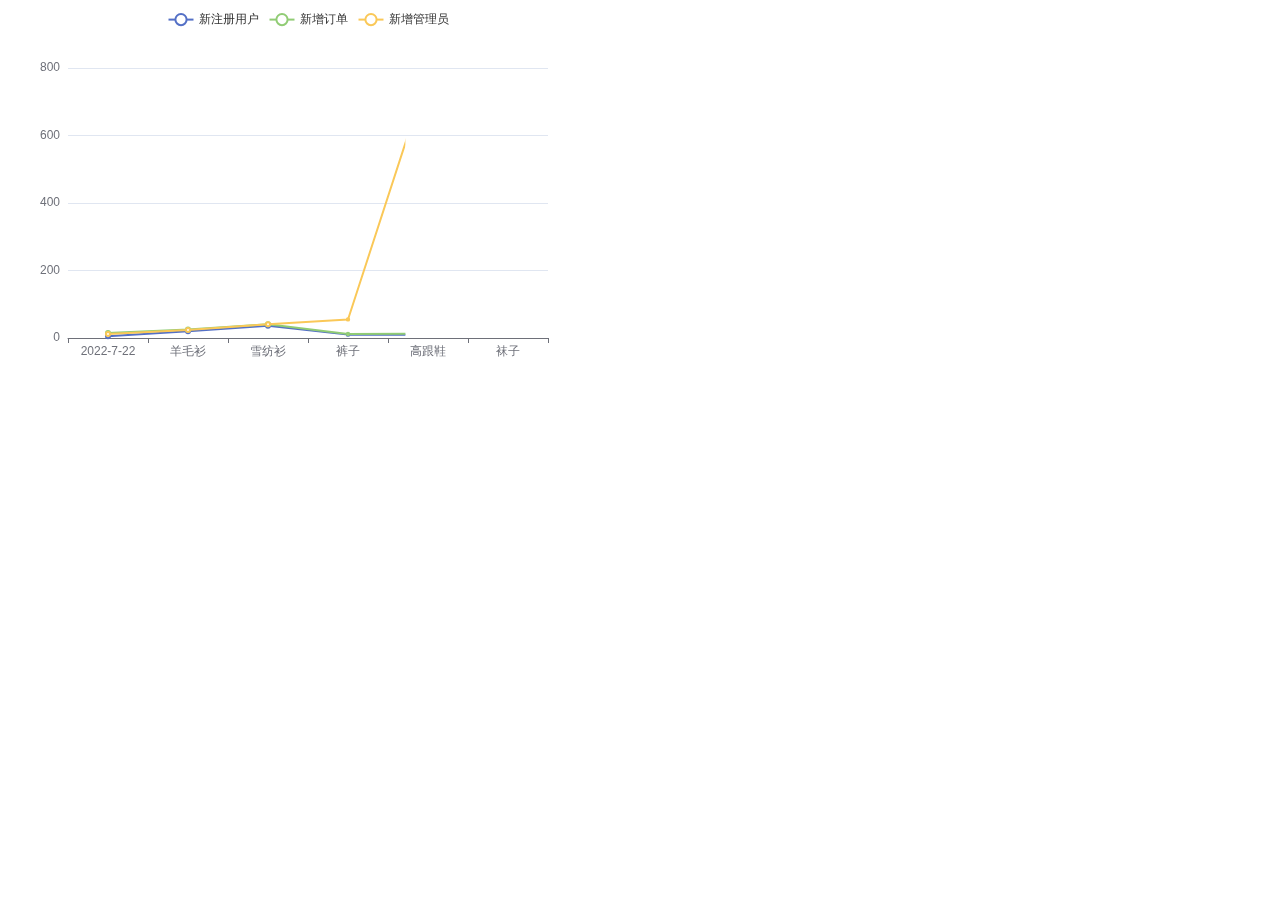
<file: echarts-demo/index.html>
<!DOCTYPE html>
<html lang="en">
<head>
    <meta charset="UTF-8">
    <title>echarts demo</title>
    <!-- 引入echarts -->
    <script src="js/echarts.js"></script>
</head>
<body>
    <!-- 为 ECharts 准备一个定义了宽高的 DOM -->
    <div id="main" style="width: 600px;height:400px;"></div>
</body>
</html>
<script>
    // 获取画布
    const main = document.getElementById('main')

    // 初始化echarts实例
    const myChart = echarts.init(main)


    // 定义图表数据
    const option = {
        // 配置标题
        title:{
            // text:'ECharts 入门示例'
        },
        // 配置提示
        tooltip:{},
        legend: {
            data: ['新注册用户', '新增订单', '新增管理员']
        },
        // 配置X轴
        xAxis: {
            data: ['2022-7-22', '羊毛衫', '雪纺衫', '裤子', '高跟鞋', '袜子']
        },
        // 配置Y轴
        yAxis: {},
        // 配置图表Series数据
        series: [
            {
                name: '新注册用户',
                type: 'line',
                data: [5, 20, 36, 10, 10, 20]
            },
            {
                name: '新增订单',
                type: 'line',
                data: [15, 25, 41, 12, 13, 25]
            },
            {
                name: '新增管理员',
                type: 'line',
                data: [12, 24, 41, 55,783, 15]
            }
        ]
    }


    // 将图表数据绘制到画布上
    myChart.setOption(option)
</script>
</file>
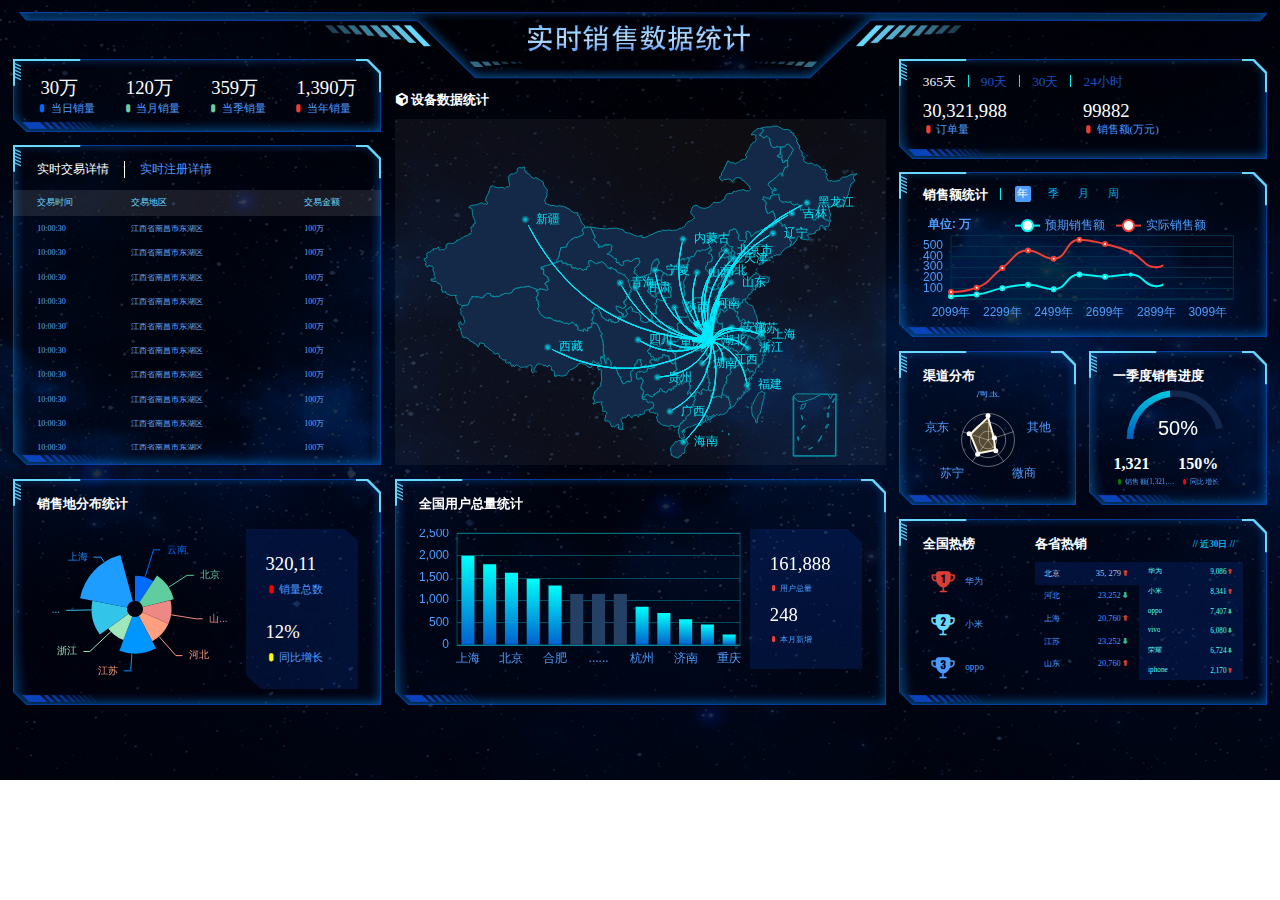
<file: echarts-project/index.html>
<!DOCTYPE html>
<html lang="en">
<head>
    <meta charset="UTF-8">
    <title>实时销售数据统计</title>
    <link rel="stylesheet" href="fonts/icomoon.css" type="text/css">
    <link rel="stylesheet" href="css/base.css" type="text/css">
    <!-- 当日销量 -->
    <link rel="stylesheet" href="css/overview.css" type="text/css">
    <!-- 实时交易统计 -->
    <link rel="stylesheet" href="css/monitor.css" type="text/css">
    <!-- 销售地分布 -->
    <link rel="stylesheet" href="css/point.css" type="text/css">
    <!-- 地图 -->
    <link rel="stylesheet" href="css/map.css" type="text/css">
    <!--全国用户统计 -->
    <link rel="stylesheet" href="css/users.css" type="text/css">
    <!-- 日期统计 -->
    <link rel="stylesheet" href="css/order.css" type="text/css">
    <!-- 销售额统计 -->
    <link rel="stylesheet" href="css/sales.css" type="text/css">
    <!-- 季度销售,渠道分布 -->
    <link rel="stylesheet" href="css/wrap.css" type="text/css">
    <!-- 全国热销 -->
    <link rel="stylesheet" href="css/hot.css" type="text/css">
    <link rel="stylesheet" href="css/index.css" type="text/css">
    <script src="js/echarts.js"></script>
    <script src="js/china.js"></script>
    <script src="js/flexible.js"></script>
    <script src="js/jquery.min.js"></script>
    <script src="js/map.js"></script>
    <script src="js/index.js"></script>
</head>
<body>
    <div class="viewport">
        <div class="column">
            <div class="panel overview">
                <div class="inner">
                    <ul>
                        <li>
                            <h4>30万</h4>
                            <span>
                                <i class="icon-dot" style="color: #006cff;"></i>
                                当日销量
                            </span>
                        </li>
                        <li>
                            <h4>120万</h4>
                            <span>
                                <i class="icon-dot"  style="color: #6acca3;"></i>
                                当月销量
                            </span>
                        </li>
                        <li>
                            <h4>359万</h4>
                            <span>
                                <i class="icon-dot"  style="color: #6acca3;"></i>
                                当季销量
                            </span>
                        </li>
                        <li>
                            <h4>1,390万</h4>
                            <span>
                                <i class="icon-dot"  style="color:  #ed3f35;"></i>
                                当年销量
                            </span>
                        </li>
                    </ul>
                </div>
            </div>
            <div class="panel monitor">
                <div class="inner">
                    <ul id="tab" class="tabs">
                        <li class="active">实时交易详情</li>
                        <li>实时注册详情</li>
                    </ul>
                    <div class="content">
                        <div class="head">
                            <span class="col">交易时间</span>
                            <span class="col">交易地区</span>
                            <span class="col">交易金额</span>
                        </div>
                        <div class="marquee-view">
                            <div class="marquee">
                                <div class="row">
                                    <span class="col">10:00:30</span>
                                    <span class="col">江西省南昌市东湖区</span>
                                    <span class="col">100万</span>
                                    <span class="icon-dot"></span>
                                </div>
                                <div class="row">
                                    <span class="col">10:00:30</span>
                                    <span class="col">江西省南昌市东湖区</span>
                                    <span class="col">100万</span>
                                    <span class="icon-dot"></span>
                                </div>
                                <div class="row">
                                    <span class="col">10:00:30</span>
                                    <span class="col">江西省南昌市东湖区</span>
                                    <span class="col">100万</span>
                                    <span class="icon-dot"></span>
                                </div>
                                <div class="row">
                                    <span class="col">10:00:30</span>
                                    <span class="col">江西省南昌市东湖区</span>
                                    <span class="col">100万</span>
                                    <span class="icon-dot"></span>
                                </div>
                                <div class="row">
                                    <span class="col">10:00:30</span>
                                    <span class="col">江西省南昌市东湖区</span>
                                    <span class="col">100万</span>
                                    <span class="icon-dot"></span>
                                </div>
                                <div class="row">
                                    <span class="col">10:00:30</span>
                                    <span class="col">江西省南昌市东湖区</span>
                                    <span class="col">100万</span>
                                    <span class="icon-dot"></span>
                                </div>
                                <div class="row">
                                    <span class="col">10:00:30</span>
                                    <span class="col">江西省南昌市东湖区</span>
                                    <span class="col">100万</span>
                                    <span class="icon-dot"></span>
                                </div>
                                <div class="row">
                                    <span class="col">10:00:30</span>
                                    <span class="col">江西省南昌市东湖区</span>
                                    <span class="col">100万</span>
                                    <span class="icon-dot"></span>
                                </div>
                            </div>
                        </div>
                    </div>
                    <div class="content">
                        <div class="head">
                            <span class="col">注册时间</span>
                            <span class="col">注册地区</span>
                            <span class="col">客户性别</span>
                        </div>
                        <div class="marquee-view">
                            <div class="marquee">
                                <div class="row">
                                    <span class="col">10:00:30</span>
                                    <span class="col">江西省南昌市东湖区</span>
                                    <span class="col">男</span>
                                    <span class="icon-dot"></span>
                                </div>
                                <div class="row">
                                    <span class="col">10:00:30</span>
                                    <span class="col">江西省南昌市东湖区</span>
                                    <span class="col">女</span>
                                    <span class="icon-dot"></span>
                                </div>
                                <div class="row">
                                    <span class="col">10:00:30</span>
                                    <span class="col">江西省南昌市东湖区</span>
                                    <span class="col">男</span>
                                    <span class="icon-dot"></span>
                                </div>
                                <div class="row">
                                    <span class="col">10:00:30</span>
                                    <span class="col">江西省南昌市东湖区</span>
                                    <span class="col">男</span>
                                    <span class="icon-dot"></span>
                                </div>
                                <div class="row">
                                    <span class="col">10:00:30</span>
                                    <span class="col">江西省南昌市东湖区</span>
                                    <span class="col">男</span>
                                    <span class="icon-dot"></span>
                                </div>
                                <div class="row">
                                    <span class="col">10:00:30</span>
                                    <span class="col">江西省南昌市东湖区</span>
                                    <span class="col">男</span>
                                    <span class="icon-dot"></span>
                                </div>
                                <div class="row">
                                    <span class="col">10:00:30</span>
                                    <span class="col">江西省南昌市东湖区</span>
                                    <span class="col">男</span>
                                    <span class="icon-dot"></span>
                                </div>
                                <div class="row">
                                    <span class="col">10:00:30</span>
                                    <span class="col">江西省南昌市东湖区</span>
                                    <span class="col">男</span>
                                    <span class="icon-dot"></span>
                                </div>
                            </div>
                        </div>
                    </div>
                </div>
            </div>
            <div class="panel point">
                <div class="inner">
                    <h3>销售地分布统计</h3>
                    <div class="chart">
                        <div class="pie">
                            饼图
                        </div>
                        <div class="data">
                            <div class="item">
                                <h4>320,11</h4>
                                <span>
                                    <i class="icon-dot" style="color : red;"></i>
                                    销量总数
                                </span>
                            </div>
                            <div class="item">
                                <h4>12%</h4>
                                <span>
                                    <i class="icon-dot" style="color : yellow;"></i>
                                    同比增长
                                </span>
                            </div>
                        </div>
                    </div>
                </div>
            </div>
        </div>
        <div class="column">
           <div class="map">
               <h3>
                   <i class="icon-cube"></i>
                   <span>设备数据统计</span>
               </h3>
               <div class="chart">
                   <div class="geo"></div>
               </div>
           </div>
           <div class="panel users">
               <div class="inner">
                   <h3>全国用户总量统计</h3>
                   <div class="chart">
                       <div class="bar">柱状图</div>
                       <div class="data">
                           <div class="item">
                               <h4>161,888</h4>
                               <span>
                                   <i class="icon-dot" style="color:#ed3f35;"></i>
                                    用户总量
                               </span>
                           </div>
                           <div class="item">
                               <h4>248</h4>
                               <span>
                                   <i class="icon-dot" style="color:#ed3f35;"></i>
                                    本月新增
                               </span>
                           </div>
                       </div>
                   </div>
               </div>
           </div>
        </div>
        <div class="column">
            <div class="panel order">
                <div class="inner">
                    <div class="tabs">
                        <a class="active" data-type="day365" href="javascript:;">365天</a>
                        <a data-type="day90" href="javascript:;">90天</a>
                        <a data-type="day30" href="javascript:;">30天</a>
                        <a data-type="day1" href="javascript:;">24小时</a>
                    </div>
                    <div class="data">
                        <div class="item">
                            <h4>30,321,988</h4>
                            <span>
                                <i class="icon-dot" style="color : #ed3f35"></i>
                                订单量
                            </span>
                        </div>
                        <div class="item">
                            <h4>99882</h4>
                            <span>
                                <i class="icon-dot" style="color : #ed3f35"></i>
                                销售额(万元)
                            </span>
                        </div>
                    </div>
                </div>
            </div>
            <div class="panel sales">
                <div class="inner">
                    <div class="caption">
                        <h3>销售额统计</h3>
                        <div class="tabs">
                            <a class="active" data-type="year" href="javascript:;">年</a>
                            <a data-type="quarter" href="javascript:;">季</a>
                            <a data-type="month" href="javascript:;">月</a>
                            <a data-type="week" href="javascript:;">周</a>
                        </div>
                    </div>
                    <div class="chart">
                        <div class="line"></div>
                    </div>
                </div>
            </div>
            <div class="wrap">
                <div class="panel channel">
                    <div class="inner">
                        <h3>渠道分布</h3>
                        <div class="chart">
                            <div class="radar"></div>
                        </div>
                    </div>
                </div>
                <div class="panel quarter">
                    <div class="inner">
                        <h3>一季度销售进度</h3>
                        <div class="chart">
                            <div class="pie"></div>
                            <div class="data">
                                <div class="item">
                                    <h4>1,321</h4>
                                    <span>
                                     <i class="icon-dot" style="color: green;"></i>
                                     销售额(1,321,123)
                                    </span>
                                </div>
                                <div class="item">
                                    <h4>150%</h4>
                                    <span>
                                        <i class="icon-dot" style="color: red;"></i>
                                        同比增长
                                    </span>
                                </div>
                            </div>
                        </div>
                    </div>
                </div>
            </div>
            <!-- 热销模块 -->
            <div class="panel hot">
                <div class="inner">
                    <div class="all">
                        <h3>全国热榜</h3>
                        <ul>
                            <li>
                                <i class="icon-cup1" style="color: #d93f36;"></i>
                                华为
                            </li>
                            <li>
                                <i class="icon-cup2" style="color: #68d8fe;"></i>
                                小米
                            </li>
                            <li>
                                <i class="icon-cup3" style="color:#4c9bfd;"></i>
                                oppo
                            </li>
                        </ul>
                    </div>
                    <div class="province">
                        <h3>各省热销 <i class="date">// 近30日 //</i></h3>
                        <div class="data">
                            <ul class="sup"></ul>
                            <ul class="sub"></ul>
                        </div>
                    </div>
                </div>
            </div>
        </div>
    </div>
</body>
</html>
</file>
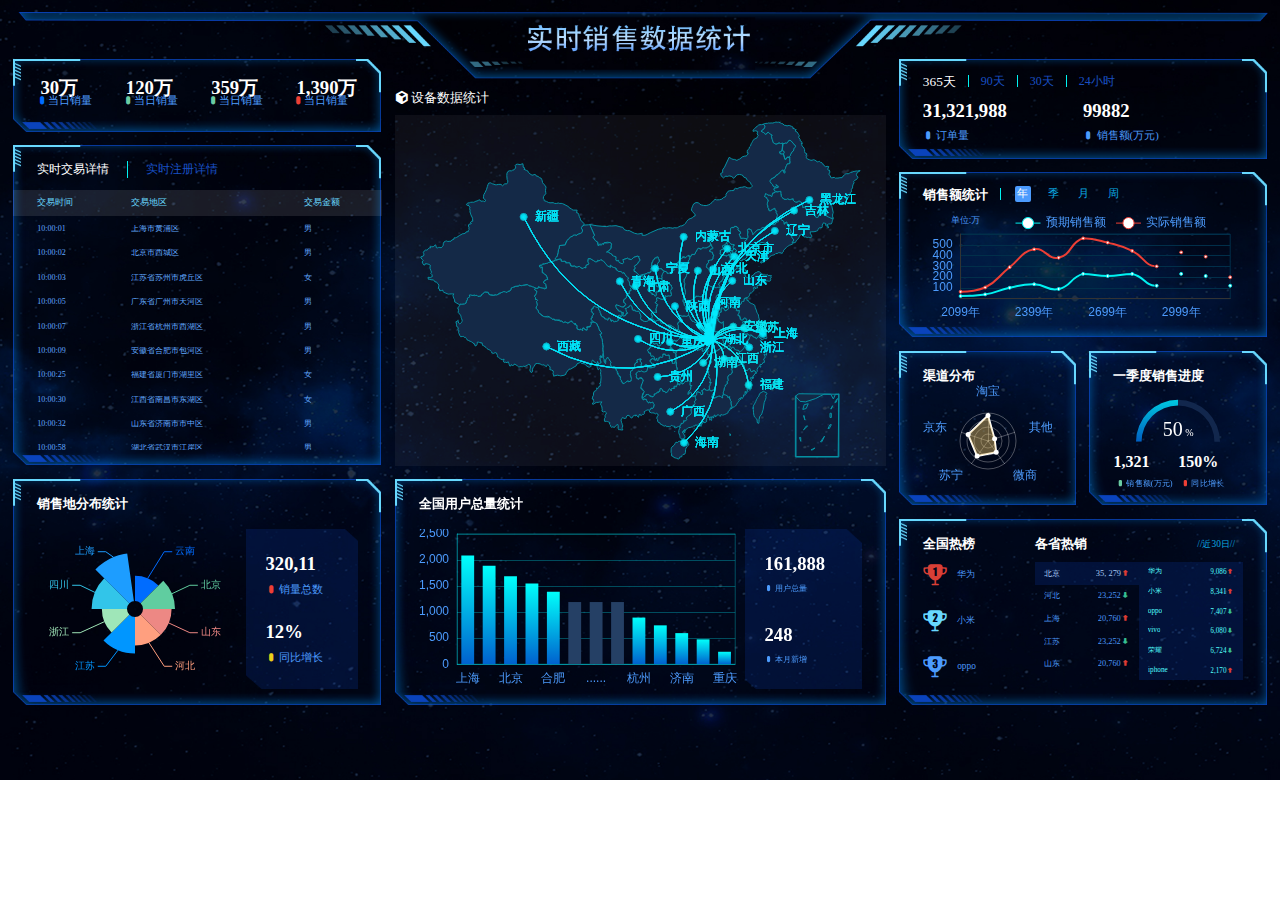
<file: echarts-teacher-project/index.html>
<!DOCTYPE html>
<html lang="en">
	<head>
		<meta charset="UTF-8">
		<title>实时销售数据统计</title>
		<link rel="stylesheet" href="fonts/icomoon.css">
		<link rel="stylesheet" href="css/reset.css">
		<link rel="stylesheet" href="css/index.css">
		<script src="js/echarts.min.js"></script>
		<script src="js/flexible.js"></script>
		<script src="js/jquery.min.js"></script>
		<script src="js/china.js"></script>
		<script src="js/map.js"></script>
		<script src="js/index.js"></script>
	</head>
	<body>
		<div class="viewport">
			<div class="column">
				<div class="panel overview">
					<div class="inner">
						<ul>
							<li>
								<h4>30万</h4>
								<span><i class="icon-dot" style="color : #006cff"></i>当日销量</span>
							</li>
							<li>
								<h4>120万</h4>
								<span><i class="icon-dot" style="color : #6acca3"></i>当日销量</span>
							</li>
							<li>
								<h4>359万</h4>
								<span><i class="icon-dot" style="color : #6acca3"></i>当日销量</span>
							</li>
							<li>
								<h4>1,390万</h4>
								<span><i class="icon-dot" style="color : #ed3f35"></i>当日销量</span>
							</li>
						</ul>
					</div>
				</div>
				<div class="panel monitor">
					<div class="inner">
						<div class="tabs">
							<a href="javascript:;" class="active">实时交易详情</a>
							<a href="javascript:;">实时注册详情</a>
						</div>
						<div class="content show">
							<div class="head">
								<span class="col">交易时间</span>
								<span class="col">交易地区</span>
								<span class="col">交易金额</span>
							</div>
							<div class="marquee-view">
								<div class="marquee">
									<div class="row">
										<span class="col">10:00:01</span>
										<span class="col">上海市黄浦区</span>
										<span class="col">男</span>
										<span class="icon-dot"></span>
									</div>
									<div class="row">
										<span class="col">10:00:02</span>
										<span class="col">北京市西城区</span>
										<span class="col">男</span>
										<span class="icon-dot"></span>
									</div>
									<div class="row">
										<span class="col">10:00:03</span>
										<span class="col">江苏省苏州市虎丘区</span>
										<span class="col">女</span>
										<span class="icon-dot"></span>
									</div>
									<div class="row">
										<span class="col">10:00:05</span>
										<span class="col">广东省广州市天河区</span>
										<span class="col">男</span>
										<span class="icon-dot"></span>
									</div>
									<div class="row">
										<span class="col">10:00:07</span>
										<span class="col">浙江省杭州市西湖区</span>
										<span class="col">男</span>
										<span class="icon-dot"></span>
									</div>
									<div class="row">
										<span class="col">10:00:09</span>
										<span class="col">安徽省合肥市包河区</span>
										<span class="col">男</span>
										<span class="icon-dot"></span>
									</div>
									<div class="row">
										<span class="col">10:00:25</span>
										<span class="col">福建省厦门市湖里区</span>
										<span class="col">女</span>
										<span class="icon-dot"></span>
									</div>
									<div class="row">
										<span class="col">10:00:30</span>
										<span class="col">江西省南昌市东湖区</span>
										<span class="col">女</span>
										<span class="icon-dot"></span>
									</div>
									<div class="row">
										<span class="col">10:00:32</span>
										<span class="col">山东省济南市市中区</span>
										<span class="col">男</span>
										<span class="icon-dot"></span>
									</div>
									<div class="row">
										<span class="col">10:00:58</span>
										<span class="col">湖北省武汉市江岸区</span>
										<span class="col">男</span>
										<span class="icon-dot"></span>
									</div>
								</div>
							</div>
						</div>
						<div class="content">
							<div class="head">
								<span class="col">注册时间</span>
								<span class="col">注册地区</span>
								<span class="col">客户性别</span>
							</div>
							<div class="marquee-view">
								<div class="marquee">
									<div class="row">
										<span class="col">10:00:01</span>
										<span class="col">上海市黄浦区</span>
										<span class="col">男</span>
										<span class="icon-dot"></span>
									</div>
									<div class="row">
										<span class="col">10:00:02</span>
										<span class="col">北京市西城区</span>
										<span class="col">男</span>
										<span class="icon-dot"></span>
									</div>
									<div class="row">
										<span class="col">10:00:03</span>
										<span class="col">江苏省苏州市虎丘区</span>
										<span class="col">女</span>
										<span class="icon-dot"></span>
									</div>
									<div class="row">
										<span class="col">10:00:05</span>
										<span class="col">广东省广州市天河区</span>
										<span class="col">男</span>
										<span class="icon-dot"></span>
									</div>
									<div class="row">
										<span class="col">10:00:07</span>
										<span class="col">浙江省杭州市西湖区</span>
										<span class="col">男</span>
										<span class="icon-dot"></span>
									</div>
									<div class="row">
										<span class="col">10:00:09</span>
										<span class="col">安徽省合肥市包河区</span>
										<span class="col">男</span>
										<span class="icon-dot"></span>
									</div>
									<div class="row">
										<span class="col">10:00:25</span>
										<span class="col">福建省厦门市湖里区</span>
										<span class="col">女</span>
										<span class="icon-dot"></span>
									</div>
									<div class="row">
										<span class="col">10:00:30</span>
										<span class="col">江西省南昌市东湖区</span>
										<span class="col">女</span>
										<span class="icon-dot"></span>
									</div>
									<div class="row">
										<span class="col">10:00:32</span>
										<span class="col">山东省济南市市中区</span>
										<span class="col">男</span>
										<span class="icon-dot"></span>
									</div>
									<div class="row">
										<span class="col">10:00:58</span>
										<span class="col">湖北省武汉市江岸区</span>
										<span class="col">男</span>
										<span class="icon-dot"></span>
									</div>
								</div>
							</div>

						</div>
					</div>
				</div>
				<div class="panel point">
					<div class="inner">
						<h3>销售地分布统计</h3>
						<div class="chart">
							<div class="pie"></div>
							<div class="data">
								<div class="item">
									<h4>320,11</h4>
									<span>
										<i class="icon-dot" style="color: #ed3f35;"></i>
										销量总数
									</span>
								</div>
								<div class="item">
									<h4>12%</h4>
									<span>
										<i class="icon-dot" style="color: #eacf19;"></i>
										同比增长
									</span>
								</div>
							</div>
						</div>
					</div>
				</div>
			</div>
			<div class="column">
				<div class="map">
					<h3>
						<span>
							<i class="icon-cube"></i>
							设备数据统计
						</span>
					</h3>
					<div class="chart">
						<div class="geo"></div>
					</div>
				</div>
				<div class="panel users">
					<div class="inner">
						<h3>全国用户总量统计</h3>
						<div class="chart">
							<div class="bar"></div>
							<div class="data">
								<div class="item">
									<h4>161,888</h4>
									<span>
										<i class="icon-dot"></i>
										用户总量
									</span>
								</div>
								<div class="item">
									<h4>248</h4>
									<span>
										<i class="icon-dot"></i>
										本月新增
									</span>
								</div>
							</div>
						</div>
					</div>
				</div>
			</div>
			<div class="column">
				<div class="panel order">
					<div class="inner">
						<div class="filter">
							<a href="javascript:;" data-type="day365" class="active">365天</a>
							<a href="javascript:;" data-type="day90">90天</a>
							<a href="javascript:;" data-type="day30">30天</a>
							<a href="javascript:;" data-type="day1">24小时</a>
						</div>
						<div class="data">
							<div class="item">
								<h4>31,321,988</h4>
								<span>
									<i class="icon-dot"></i>
									订单量
								</span>
							</div>
							<div class="item">
								<h4>99882</h4>
								<span>
									<i class="icon-dot"></i>
									销售额(万元)
								</span>
							</div>
						</div>
					</div>
				</div>
				<div class="panel sales">
					<div class="inner">
						<div class="caption">
							<h3>销售额统计</h3>
							<a href="javascript:;" data-type="year" class="active">年</a>
							<a href="javascript:;" data-type="quarter">季</a>
							<a href="javascript:;" data-type="month">月</a>
							<a href="javascript:;" data-type="week">周</a>
						</div>
						<div class="chart">
							<div class="label">单位:万</div>
							<div class="line"></div>
						</div>
					</div>
				</div>
				<div class="wrap">
					<div class="panel channel">
						<div class="inner">
							<h3>渠道分布</h3>
							<div class="data">
								<div class="radar"></div>
							</div>
						</div>
					</div>
					<div class="panel quarter">
						<div class="inner">
							<h3>一季度销售进度</h3>
							<div class="chart">
								<div class="box">
									<div class="gauge"></div>
									<div class="label">50<small> %</small></div>
								</div>
								<div class="data">
									<div class="item">
										<h4>1,321</h4>
										<span>
											<i class="icon-dot" style="color: #6acca3"></i>
											销售额(万元)
										</span>
									</div>
									<div class="item">
										<h4>150%</h4>
										<span>
											<i class="icon-dot" style="color: #ed3f35"></i>
											同比增长
										</span>
									</div>
								</div>
							</div>
						</div>
					</div>
				</div>
				<div class="panel top">
					<div class="inner">
						<div class="all">
							<h3>全国热榜</h3>
							<ul>
								<li>
									<i class="icon-cup1" style="color: #d93f36;"></i>
									华为
								</li>
								<li>
									<i class="icon-cup2" style="color: #68d8fe;"></i>
									小米
								</li>
								<li>
									<i class="icon-cup3" style="color: #4c9bfd;"></i>
									oppo
								</li>
							</ul>
						</div>
						<div class="province">
							<div class="province-title">
								<h3>各省热销</h3>
								<i class="date">//近30日//</i>
							</div>
							<div class="data">
								<ul class="sup">
									<!-- <li class="">
										<span>北京</span>
										<span>35, 279<s class="icon-up"></s></span>
									</li>
									<li class="">
										<span>河北</span>
										<span>23252<s class="icon-down"></s></span>
									</li>
									<li class="">
										<span>上海</span>
										<span>20760<s class="icon-up"></s></span>
									</li>
									<li class="">
										<span>江苏</span>
										<span>23252<s class="icon-up"></s></span>
									</li>
									<li class="active">
										<span>山东</span>
										<span>20760<s class="icon-up"></s></span>
									</li> -->
								</ul>



								<ul class="sub">
									<!-- <li>
										<span>华为</span>
										<span> 9,567<s class="icon-up"></s></span>
									</li>
									<li>
										<span>oppo</span>
										<span> 9,037<s class="icon-down"></s></span>
									</li>
									<li>
										<span>vivo</span>
										<span> 1,080<s class="icon-up"></s></span>
									</li>
									<li>
										<span>荣耀</span>
										<span> 9,567<s class="icon-down"></s></span>
									</li>
									<li>
										<span>iphone</span>
										<span> 9,999<s class="icon-up"></s></span>
									</li> -->
								</ul>
							</div>
						</div>
					</div>
				</div>
			</div>
		</div>
		</div>
	</body>
</html>
</file>
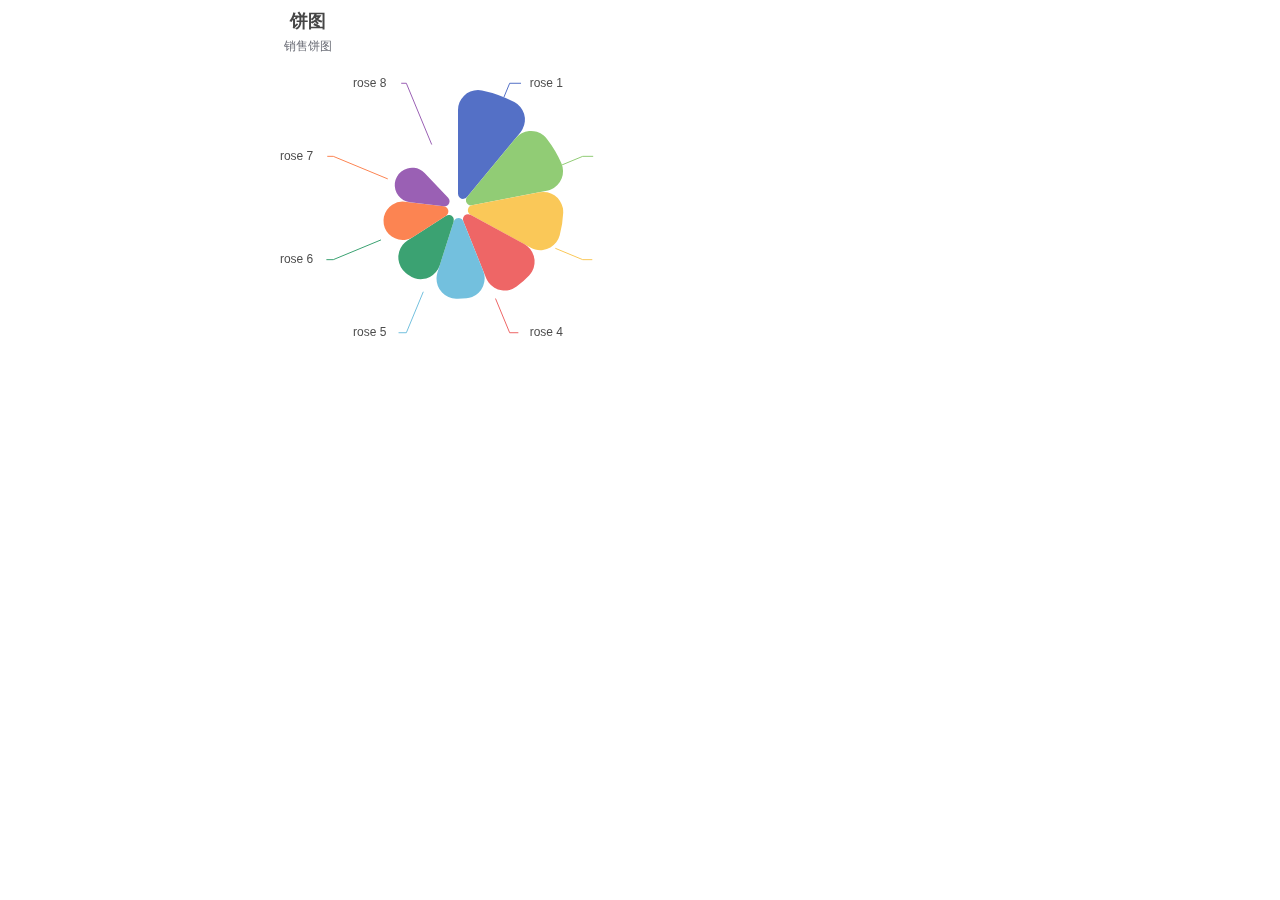
<file: echarts-demo/pie.html>
<!DOCTYPE html>
<html lang="en">
<head>
    <meta charset="UTF-8">
    <title>echarts demo</title>
    <script src="js/echarts.js"></script>
</head>
<body>
    <!-- 为 ECharts 准备一个定义了宽高的 DOM -->
    <div id="main" style="width: 600px;height:400px;"></div>
</body>
</html>
<script>
    // 获取画布
    const main = document.getElementById('main')

    // 初始化echarts实例
    const myChart = echarts.init(main)


    // 定义图表数据
    const option = {
        title: {
            text: '饼图',
            subtext: '销售饼图',
            left: 'center'
        },
        tooltip: {
            trigger: 'item',
            formatter: '{a} <br/>{b} : {c} ({d}%)'
        },
        legend: {
            left: 'center',
            top: 'top',
            data: [
                '1',
                'rose2',
                'rose3',
                'rose4',
                'rose5',
                'rose6',
                'rose7',
                'rose8'
            ]
        },
        toolbox: {
            show: false,
            feature: {
                mark: { show: true },
                dataView: { show: true, readOnly: false },
                restore: { show: true },
                saveAsImage: { show: true }
            }
        },
        series: [
            {
                name: 'Area Mode',
                type: 'pie',
                radius: [10, 120],
                center: ['75%', '50%'],
                roseType: 'area',
                itemStyle: {
                    borderRadius: 20
                },
                data: [
                    { value: 30, name: 'rose 1' },
                    { value: 28, name: 'rose 2' },
                    { value: 26, name: 'rose 3' },
                    { value: 24, name: 'rose 4' },
                    { value: 22, name: 'rose 5' },
                    { value: 20, name: 'rose 6' },
                    { value: 18, name: 'rose 7' },
                    { value: 16, name: 'rose 8' }
                ]
            }
        ]
    };


    // 将图表数据绘制到画布上
    myChart.setOption(option)
</script>
</file>
<file: echarts-project/fonts/icomoon.css>
@font-face {
  font-family: 'icomoon';
  src:  url('icomoon.eot');
  src:  url('icomoon.eot#iefix') format('embedded-opentype'),
    url('icomoon.ttf') format('truetype'),
    url('icomoon.woff') format('woff'),
    url('icomoon.svg#icomoon') format('svg');
  font-weight: normal;
  font-style: normal;
}

[class^="icon-"], [class*=" icon-"] {
  /* use !important to prevent issues with browser extensions that change fonts */
  font-family: 'icomoon' !important;
  speak: none;
  font-style: normal;
  font-weight: normal;
  font-variant: normal;
  text-transform: none;
  line-height: 1;

  /* Better Font Rendering =========== */
  -webkit-font-smoothing: antialiased;
  -moz-osx-font-smoothing: grayscale;
}

.icon-dot:before {
  content: "\e900";
}
.icon-cup1:before {
  content: "\e901";
}
.icon-cup2:before {
  content: "\e902";
}
.icon-cup3:before {
  content: "\e903";
}
.icon-clock:before {
  content: "\e904";
}
.icon-down:before {
  content: "\e905";
}
.icon-cube:before {
  content: "\e906";
}
.icon-plane:before {
  content: "\e907";
}
.icon-train:before {
  content: "\e908";
}
.icon-bus:before {
  content: "\e909";
}
.icon-bag:before {
  content: "\e90a";
}
.icon-up:before {
  content: "\e90b";
}
</file>
<file: echarts-project/css/base.css>
/*清除元素默认的内外边距  */
* {
    margin: 0;
    padding: 0;
    box-sizing: border-box;
}
/*让所有斜体 不倾斜*/
em,
i {
    font-style: normal;
}
/*去掉列表前面的小点*/
li {
    list-style: none;
}
/*图片没有边框   去掉图片底侧的空白缝隙*/
img {
    border: 0; /*ie6*/
    vertical-align: middle;
}
/*让button 按钮 变成小手*/
button {
    cursor: pointer;
}
/*取消链接的下划线*/
a {
    color: #666;
    text-decoration: none;
}

a:hover {
    color: #e33333;
}

h4 {
    font-weight: 400;
}



@media screen and (max-width : 1024px){
    html{
        font-size : 42.66px!important;
    }
    .overview ul li span{
        top : -14px!important;
    }
}

@media screen and (max-width : 1140px){
    .chart .data{
        width:  108px!important;
    }
}

@media screen and (min-width : 1920px){
    html{
        font-size : 80px!important;
    }
}

body{
    background: url("../image/bg.jpg") no-repeat;
    background-size:cover;
}
</file>
<file: echarts-project/css/overview.css>
.overview{
    height :  1.375rem;
}
.overview ul{
    display: flex;
    justify-content: space-between;
}
.overview ul li h4{
    font-size : 0.35rem;
    color : #fff;
    margin-left: 0.06rem;
    margin-bottom: .1875rem;
}
.overview ul li span{
    font-size : 0.2rem;
    color :  #4c9bfd;
    position: relative;
    top : -10px;
}
</file>
<file: echarts-project/css/monitor.css>
.monitor{
    height : 6rem;
}
.monitor .inner{
    padding: .3rem 0!important;
    display: flex;
    flex-direction: column;
}
.monitor .tabs{
    display: flex;
    padding: 0 .45rem;
    margin-bottom: 0.225rem;
}
.monitor .tabs li{
    font-size : 0.225rem;
    color : #4c9bfd;
    cursor: pointer;
}
.monitor .tabs li.active{
    color : #fff;
}
.monitor .tabs li:first-child{
    border-right:1px solid #fff;
    padding-right:15px;
}
.monitor .tabs li:last-child{
    padding-left:15px;
}
.monitor .content{
    flex : 1;
    position: relative;
    display: none;
}
.monitor .content .head{
    display: flex;
    justify-content: space-between;
    color: #68d8fe;
    padding: 0.15rem 0.45rem;
    font-size: 0.175rem;
    line-height :  1.05;
    background-color: rgba(255,255,255,0.1);
}
.monitor .content .marquee-view{
    position: absolute;
    top: 0.5rem;
    bottom: 0;
    width: 100%;
    overflow: hidden;
}
.monitor .row{
    display: flex;
    padding: 0.15rem 0.45rem;
    justify-content: space-between;
    font-size: 0.15rem;
    line-height: 1.05;
    color : #61a8ff;
}
.monitor .row .icon-dot{
    position: absolute;
    left: 0.2rem;
    opacity: 0;
}
.monitor .row:hover {
    background-color: rgba(255,255,255,0.1);
    cursor: pointer;
    color: #68d8fe;
}
.monitor .row:hover .icon-dot{
    opacity: 1;
}
.monitor .col:first-child{
    width: 1rem;
}
.monitor .col:nth-child(2){
    width: 2.5rem;
    white-space: nowrap;
    text-overflow: ellipsis;
    overflow: hidden;
}
.monitor .col:nth-child(3){
    width: 1rem;
}
.marquee-view .marquee {
    animation: move 15s linear infinite;
}
@keyframes move {
    0%{}
    100%{
        transform: translateY(-50%);
    }
}
.marquee-view .marquee:hover{
    animation-play-state: paused;
}
</file>
<file: echarts-project/css/point.css>
.point{
    height :4.25rem;
}
.point .pie{
    width : 3.9rem;
    height : 3rem;
    margin-left: -0.125rem;
}
.point .chart{
    display: flex;
    justify-content: space-between;
    margin-top : 0.3rem;
}

.point .chart .data{
    display: flex;
    flex-direction: column;
    justify-content: space-between;
    width: 2.1rem;
    padding:.45rem .375rem;
    background: url("../image/rect.png") no-repeat;
    background-size: cover;
}
.point .chart .data .item:last-child{
    margin-top: 15px;
}
.point .chart .data h4{
    color : #fff;
    font-size:0.35rem;
    margin-bottom: 0.15rem;
}
.point .chart .data span{
    color : #4c9bfd;
    display: block;
    font-size: 0.2rem;
}
</file>
<file: echarts-project/css/map.css>
.map{
    height : 7.225rem;
    margin-bottom: 0.25rem;
    display: flex;
    flex-direction: column;
}
.map h3{
    padding : 0.2rem 0;
}
.map .chart{
    flex : 1;
    background-color: rgba(255,255,255,0.05);
}
.map .geo{
    width: 100%;
    height: 100%;
}
.viewport .column:nth-child(2) {
    flex: 4;
    margin: .4rem .25rem 0;
}
</file>
<file: echarts-project/css/users.css>
.users{
    height :4.25rem;
}
.users .chart{
    display: flex;
    justify-content: space-between;
    margin-top: 0.3rem;

}
.users .bar{
    flex : 1;
    /*background: pink;*/
}
.users .data{
    display: flex;
    flex-direction: column;
    justify-content: space-between;
    width: 2.1rem;
    min-width: 100px;
    padding: 0.45rem 0.375rem;
    box-sizing: border-box;
    background: url("../image/rect.png");
    background-size: cover;
}
.users .data .item:last-child{
    padding-top: 10px;
}
.users h4{
    color : #fff;
    font-size:0.35rem;
    margin-bottom: 0.15rem;
}
.users span{
    color : #4c9bfd;
    display: block;
    font-size: 0.15rem;
}
</file>
<file: echarts-project/css/order.css>
.order{
    height: 1.875rem;
}
.order .tabs{
    display: flex;
    align-items: center;
}
.order .tabs a{
    display: block;
    height: 0.225rem;
    line-height: 1;
    color: #1950c4;
    padding: 0 0.225rem;
    font-size: 0.250rem;
    border-right: 0.025rem solid #00f2f1;
}
.order .tabs a:first-child{
    padding-left: 0;
}
.order .tabs a:last-child{
    border-right: none;
}
.order .tabs a.active{
    color: #fff;
}
.order .data{
    display: flex;
    justify-content: space-between;
    margin-top: 0.25rem;;
}
.order .data .item{
    flex : 1;
}
.order h4 {
    font-size: 0.35rem;
    color: #fff;
    margin-bottom: 0.025rem;
}
.order span {
    display: block;
    color: #4c9bfd;
    font-size: 0.2rem;
}
</file>
<file: echarts-project/css/sales.css>
.sales{
    height: 3.1rem;
}
.sales .caption{
    display: flex;
    line-height: 1;
}
.sales .caption h3{
    height: 0.225rem;
    padding-right: 0.225rem;
    border-right: 0.025rem solid #00f2f1;
}
.sales .caption .tabs{
    display: flex;
}
.sales .caption .tabs a{
    padding: 0.05rem;
    font-size: 0.2rem;
    margin: -0.0375rem 0 0 0.2625rem;
    border-radius: 0.0375rem;
    color: #0bace6;
}
.sales  .caption .tabs  a.active {
    background-color: #4c9bfd;
    color: #fff;
}
.sales .inner{
    display: flex;
    flex-direction: column;
}
.sales .chart{
    flex : 1;
    margin-top: 0.225rem;
}
.sales .chart .line{
    width: 100%;
    height: 100%;
}
</file>
<file: echarts-project/css/wrap.css>
.wrap {
  display: flex;
  justify-content: space-between;
}

.wrap .panel {
  flex: 1;
}

.wrap .panel:first-child {
  margin-right: 0.25rem;
}

.channel, .quarter {
  height: 2.9rem;
}

.channel .inner {
  display: flex;
  flex-direction: column;
}

.channel .chart {
  flex: 1;
  margin-top: 0.125rem;
}

.channel .chart .radar {
  width: 100%;
  height: 100%;
}

.quarter .inner {
  display: flex;
  flex-direction: column;
}

.quarter .chart {
  flex: 1;
}

.quarter .chart .pie {
  height: 65px;
  margin: 0.05rem 0;
}

.quarter .chart .data {
  display: flex;
}

.quarter .chart .data .item {
  width: 50%;
}

.quarter .chart .data h4 {
  color: #fff;
  font-size: 0.3rem;
  font-weight: 600;
  margin-bottom: 0.05rem;
  white-space: nowrap;
}

.quarter .chart .data span {
  color: #4c9bfd;
  display: block;
  font-size: 0.15rem;
  white-space: nowrap;
  overflow: hidden;
  text-overflow: ellipsis;
}
</file>
<file: echarts-project/css/hot.css>
.hot {
  height: 3.5rem;
}

.hot .inner {
  display: flex;
}

.hot .all {
  display: flex;
  flex-direction: column;
  width: 2.1rem;
  color: #4c9bfd;
  font-size: 0.175rem;
  vertical-align: middle;
}

.hot .all ul {
  padding-left: 0.15rem;
  margin-top: 0.15rem;
  flex: 1;
  display: flex;
  flex-direction: column;
  justify-content: space-around;
}

.hot .all li {
  overflow: hidden;
}

.hot .all [class^="icon-"] {
  font-size: 0.45rem;
  vertical-align: middle;
  margin-right: 0.15rem;
}

.hot .province {
  flex: 1;
  display: flex;
  flex-direction: column;
  color: #fff;
}

.hot .province i {
  padding: 0 0.15rem;
  margin-top: 0.0625rem;
  float: right;
  font-style: normal;
  font-size: 0.175rem;
  color: #0bace6;
}

.hot .province s {
  display: inline-block;
  transform: scale(0.8);
  text-decoration: none;
}

.hot .province .icon-up {
  color: #dc3c33;
}

.hot .province .icon-down {
  color: #36be90;
}

.hot .province .data {
  flex: 1;
  display: flex;
  margin-top: 0.175rem;
}

.hot .province ul {
  flex: 1;
  line-height: 1;
  margin-bottom: 0.175rem;
}

.hot .province ul li {
  display: flex;
  justify-content: space-between;
}

.hot .province ul span {
  display: block;
  overflow: hidden;
  white-space: nowrap;
  text-overflow: ellipsis;
}

.hot .province ul.sup {
  font-size: 0.175rem;
}

.hot .province ul.sup li {
  color: #4995f4;
  padding: 0.15rem;
}

.hot .province ul.sup li.active {
  color: #a3c6f2;
  background-color: rgba(10, 67, 188, 0.2);
}

.hot .province ul.sub {
  display: flex;
  flex-direction: column;
  justify-content: space-around;
  font-size: 0.15rem;
  background-color: rgba(10, 67, 188, 0.2);
}

.hot .province ul.sub li {
  color: #52ffff;
  padding: 0.125rem 0.175rem;
}

.clock {
  position: absolute;
  hot: -0.45rem;
  right: 0.5rem;
  font-size: 0.25rem;
  color: #0bace6;
}

.clock i {
  margin-right: 5px;
  font-size: 0.25rem;
}

@media screen and (max-width: 1600px) {
  .hot span {
      transform: scale(0.9);
  }

  .hot .province ul.sup li {
      padding: 0.125rem 0.15rem;
  }

  .hot .province ul.sub li {
      padding: 0.0625rem 0.15rem;
  }

  .quarter span {
      transform: scale(0.9);
  }
}
</file>
<file: echarts-project/css/index.css>
.viewport{
    display: flex;
    min-width: 1024px;
    max-width: 1920px;
    min-height: 780px;
    background:url("../image/logo.png") no-repeat;
    background-size: contain;
    margin: 0 auto;
    padding : 1.1rem 0.25rem 0;
    color : #fff;
}
.column{
    flex : 3;
}
.column:nth-child(2){
    flex : 4;
}
.panel{
    position: relative;
    border: 15px solid transparent;
    border-image-source: url("../image/border.png");
    border-image-slice: 51 38 20 132;
    border-width:  0.6375rem 0.475rem 0.25rem 1.65rem;
    margin-bottom: 0.25rem;
}
.panel .inner{
    position: absolute;
    left : -1.65rem;
    top : -0.6375rem;
    right : -0.475rem;
    bottom : -0.25rem;
    padding : 0.3rem 0.45rem
}
h3{
    font-size: 0.25rem;
    color: #fff;
    font-weight: bold;
}
</file>
<file: echarts-teacher-project/fonts/icomoon.css>
@font-face {
  font-family: 'icomoon';
  src:  url('icomoon.eot');
  src:  url('icomoon.eot#iefix') format('embedded-opentype'),
    url('icomoon.ttf') format('truetype'),
    url('icomoon.woff') format('woff'),
    url('icomoon.svg#icomoon') format('svg');
  font-weight: normal;
  font-style: normal;
}

[class^="icon-"], [class*=" icon-"] {
  /* use !important to prevent issues with browser extensions that change fonts */
  font-family: 'icomoon' !important;
  speak: none;
  font-style: normal;
  font-weight: normal;
  font-variant: normal;
  text-transform: none;
  line-height: 1;

  /* Better Font Rendering =========== */
  -webkit-font-smoothing: antialiased;
  -moz-osx-font-smoothing: grayscale;
}

.icon-dot:before {
  content: "\e900";
}
.icon-cup1:before {
  content: "\e901";
}
.icon-cup2:before {
  content: "\e902";
}
.icon-cup3:before {
  content: "\e903";
}
.icon-clock:before {
  content: "\e904";
}
.icon-down:before {
  content: "\e905";
}
.icon-cube:before {
  content: "\e906";
}
.icon-plane:before {
  content: "\e907";
}
.icon-train:before {
  content: "\e908";
}
.icon-bus:before {
  content: "\e909";
}
.icon-bag:before {
  content: "\e90a";
}
.icon-up:before {
  content: "\e90b";
}
</file>
<file: echarts-teacher-project/css/index.css>
body{
    background: url("../images/bg.jpg") no-repeat;
    background-size: cover;
}
.viewport{
    min-width: 1024px;
    max-width: 1920px;
    background:url("../images/logo.png") no-repeat;
    background-size: contain;
    min-height: 780px;
    margin: 0 auto;
    padding: 1.1rem 0.25rem 0;
    color : #fff;
    display: flex;
}

.viewport .column{
    flex : 3;
}
.viewport .column:nth-child(2){
    flex : 4;
	padding : .4rem .25rem 0;
}

/**项目概览样式***/
.overview{
    height : 1.375rem;
}

.overview .inner ul{
    display: flex;
    justify-content: space-between;
}
.overview .inner ul h4{
    font-size:0.35rem;
    color : #fff;
    margin:  0 0 0 0.06rem;
}
.overview .inner ul span{
    color: #4c9bfd;
    font-size : 0.2rem;
    position: relative;
    top : -0.1375rem;
}

/**监控区域样式***/
.monitor{
    height : 6rem;
}
.monitor .inner{
    padding: .3rem 0;
    display: flex;
    flex-direction: column;
}
.monitor .tabs{
    padding: 0 .45rem;
    margin-bottom: 0.225rem;
    display: flex;
}

.monitor .tabs a{
    color:#1950c4;
    font-size: 0.225rem;
    padding: 0 .3375rem;
}
.monitor .tabs a:first-child{
    padding-left: 0;
    border-right: 0.025rem solid #00f2f1;
}
.monitor .tabs a.active{
    color: #fff;
}
.monitor .content{
    flex: 1;
    position: relative;
    display: none;
}


.monitor .show{
    display: block;
}
.monitor .head{
    display: flex;
    justify-content: space-between;
    line-height: 1.05;
    background-color: rgba(255, 255, 255, 0.1);
    padding: 0.15rem 0.45rem;
    color: #68d8fe;
    font-size: 0.175rem;
}
.monitor .marquee-view {
    position: absolute;
    top: 0.5rem;
    bottom: 0;
    width: 100%;
    overflow: hidden;
}
.monitor .row{
    display: flex;
    justify-content: space-between;
    line-height: 1.05;
    font-size: 0.15rem;
    color: #61a8ff;
    padding: 0.15rem 0.45rem;
}
.monitor .row .icon-dot{
    position: absolute;
    left: 0.2rem;
    opacity: 0;
}
.monitor .row:hover {
    background-color: rgba(255, 255, 255, 0.1);
    color: #68d8fe;
}
.monitor .row:hover .icon-dot{
    opacity: 1;
}
.monitor .col:first-child{
    width: 1rem;
}
.monitor .col:nth-child(2){
    width: 2.5rem;
    white-space: nowrap;
    text-overflow: ellipsis;
    overflow: hidden;
}
.monitor .col:nth-child(3){
    width: 1rem;
}

.marquee-view .marquee{
    animation: move 15s linear infinite;
}
@keyframes move {
    0%{

    }
    100% {
        transform: translateY(-50%);
    }
}

.marquee-view .marquee:hover{
    animation-play-state: paused;
}

/* 销售区域样式 */
.point{
	height : 4.25rem;
}
.point .chart{
	display: flex;
	justify-content: space-between;
	margin-top: 0.3rem;
}
.point .chart .pie{
	width: 3.9rem;
	height : 3rem;
	margin-left : -0.125rem;
}
.point .chart .data{
	background: url("../images/rect.png");
	background-size: cover;
	display : flex;
	width : 2.1rem;
	min-width : 100px;
	flex-direction: column;
	justify-content: space-between;
	box-sizing: border-box;
	padding: .45rem .375rem;
}
.point h4{
	font-size: 0.35rem;
	color : #fff;
	margin-bottom: 0.15rem;
}
.point span{
	font-size: 0.2rem;
	color : #4c9bfd;
	display:block;
}

/* 地图样式 */
.map{
	display: flex;
	flex-direction: column;
	height : 7.225rem;
	margin-bottom: 0.25rem;
}
.map h3{
	line-height: 1;
	padding : 0.2rem 0;
	margin: 0;
	font-size: 0.25rem;
	color : #fff;
	font-weight: 400;
}
.map .chart{
	flex : 1;
	background-color: rgba(255,255,255,0.05);
}
.map .geo{
	width: 100%;
	height :100%;
}

/* 用户总量样式 */
.users{
	height : 4.25rem;
}
.users .chart{
	display: flex;
	 margin-top: 0.3rem;
	justify-content: space-between;
}
.users .chart .bar{
	width: 7.35rem;
	height: 3rem;
}
.users .chart .data{
	background: url("../images/rect.png");
	background-size: cover;
	display : flex;
	width : 2.5rem;
	min-width : 100px;
	flex-direction: column;
	justify-content: space-between;
	box-sizing: border-box;
	padding: .45rem .375rem;
}
.users h4{
	font-size: 0.35rem;
	color : #fff;
	margin-bottom: 0.15rem;
}
.users span{
	font-size: 0.15rem;
	color : #4c9bfd;
	display:block;
}

.order{
	height : 1.875rem;
}
.order .filter{
	display: flex;
}
.order .filter a{
	height: 0.225rem;
	line-height: 1;
	padding: 0 0.225rem;
	color: #1950c4;
	font-size: 0.225rem;
	display: block;
	border-right: 0.025rem solid #00f2f1;
}
.order .filter a:first-child {
    padding-left: 0;
}
.order .filter a:last-child {
    border-right: none;
}
.order .filter a.active {
    color: #fff;
    font-size: 0.25rem;
}
.order .data{
	display: flex;
	margin-top: 0.25rem;
}
.order .data .item{
	flex : 1;
}
.order .data h4{
	font-size: 0.35rem;
	color: #fff;
	margin-bottom: 0.125rem;
}
.order .data span{
	display: block;
	color: #4c9bfd;
	font-size: 0.2rem;
}


/* 销售额样式 */
.sales {
	height : 3.1rem;
}
.sales .caption{
	display: flex;
	line-height: 1;
}
.sales .caption h3{
	height: 0.225rem;
	padding-right: 0.225rem;
	border-right: 0.025rem solid #00f2f1;
}
.sales a {

    color: #0bace6;
	font-size: 0.2rem;
	padding: 0.05rem;
	margin: -0.0375rem 0 0 0.2625rem;
	border-radius: 0.0375rem;
}
.sales a.active{
	background-color: #4c9bfd;;
	color :#fff ;
}
.sales .inner{
	display: flex;
	 
	flex-direction: column;
}

.sales .chart{
	flex : 1;
	padding-top: 0.1875rem;
	position: relative;
}
.sales .label{
	color: #4996f5;
	font-size: 0.175rem;
	position: absolute;
	left: 0.525rem;
	top: 0.225rem
}

.sales .line{
	width: 100%;
	height: 100%;
}

.wrap{
	display: flex;
}
.channel, .quarter{
	flex : 1;
	height: 2.9rem;
}
.channel{
	margin-right : 0.25rem;
}
.wrap .channel .data{
	height : 2.1rem;
	overflow: hidden;
}
.wrap .channel .radar{
	width: 100%;
	height : 100%;
}


quarter .inner {
    display: flex;
    flex-direction: column;
    margin: 0 -0.075rem;
}
.quarter .chart {
    flex: 1;
    padding-top: 0.225rem;
}
.quarter .box {
    position: relative;
}
.quarter .label {
    transform: translate(-50%, -30%);
    color: #fff;
    font-size: 0.375rem;
    position: absolute;
    left: 50%;
    top: 50%;
}
.quarter .label small {
    font-size: 50%;
}
.quarter .gauge {
    height: 1.05rem;
}
.quarter .data {
    display: flex;
    justify-content: space-between;
}
.quarter .item {
    width: 50%;
}
.quarter h4 {
    color: #fff;
    font-size: 0.3rem;
    margin-bottom: 0.125rem;
}
.quarter span {
    display: block;
    width: 100%;
    white-space: nowrap;
    text-overflow: ellipsis;
    overflow: hidden;
    color: #4c9bfd;
    font-size: 0.175rem;
}

/* 各省热销样式 */
.top{
	height : 3.5rem;
}
.top .inner{
	display: flex;
}
.top .inner .all{
	display: flex;
	flex-direction:column;
	justify-content: space-between;
	width: 2.1rem;
	color: #4c9bfd;
	font-size: 0.175rem;
	vertical-align: middle;
}
.top .inner .all ul{
	flex : 1;
	display: flex;
	flex-direction: column;
	justify-content: space-around;
}
.top .all li {
    overflow: hidden;
}
.top .all [class^="icon-"] {
    font-size: 0.45rem;
    vertical-align: middle;
    margin-right: 0.15rem;
}

.province{
	flex : 1;
}
.province-title{
	display: flex;
	justify-content: space-between;
}
.province-title .date{
	padding: 0 0.15rem;
	margin-top: 0.0625rem;
	font-size: 0.175rem;
	color: #0bace6;
}
.top .province {
    flex: 1;
    display: flex;
    flex-direction: column;
    color: #fff;
}
.top .province i {
    padding: 0 0.15rem;
    margin-top: 0.0625rem;
    float: right;
    font-style: normal;
    font-size: 0.175rem;
    color: #0bace6;
}
.top .province s {
    display: inline-block;
    transform: scale(0.8);
    text-decoration: none;
}
.top .province .icon-up {
    color: #dc3c33;
}
.top .province .icon-down {
    color: #36be90;
}
.top .province .data {
    flex: 1;
    display: flex;
    margin-top: 0.175rem;
}
.top .province ul {
    flex: 1;
    line-height: 1;
    margin-bottom: 0.175rem;
}
.top .province ul li {
    display: flex;
    justify-content: space-between;
}
.top .province ul span {
    display: block;
    overflow: hidden;
    white-space: nowrap;
    text-overflow: ellipsis;
}
.top .province ul.sup {
    font-size: 0.175rem;
}
.top .province ul.sup li {
    color: #4995f4;
    padding: 0.15rem;
}
.top .province ul.sup li.active {
    color: #a3c6f2;
    background-color: rgba(10, 67, 188, 0.2);
}
.top .province ul.sub {
    display: flex;
    flex-direction: column;
    justify-content: space-around;
    font-size: 0.15rem;
    background-color: rgba(10, 67, 188, 0.2);
}
.top .province ul.sub li {
    color: #52ffff;
    padding: 0.125rem 0.175rem;
}
.clock {
    position: absolute;
    top: -0.45rem;
    right: 0.5rem;
    font-size: 0.25rem;
    color: #0bace6;
}
.clock i {
    margin-right: 5px;
    font-size: 0.25rem;
}
@media screen and (max-width: 1600px) {
    .top span {
        transform: scale(0.9);
    }
    .top .province ul.sup li {
        padding: 0.125rem 0.15rem;
    }
    .top .province ul.sub li {
        padding: 0.0625rem 0.15rem;
    }
    .quarter span {
        transform: scale(0.9);
    }
}
</file>
